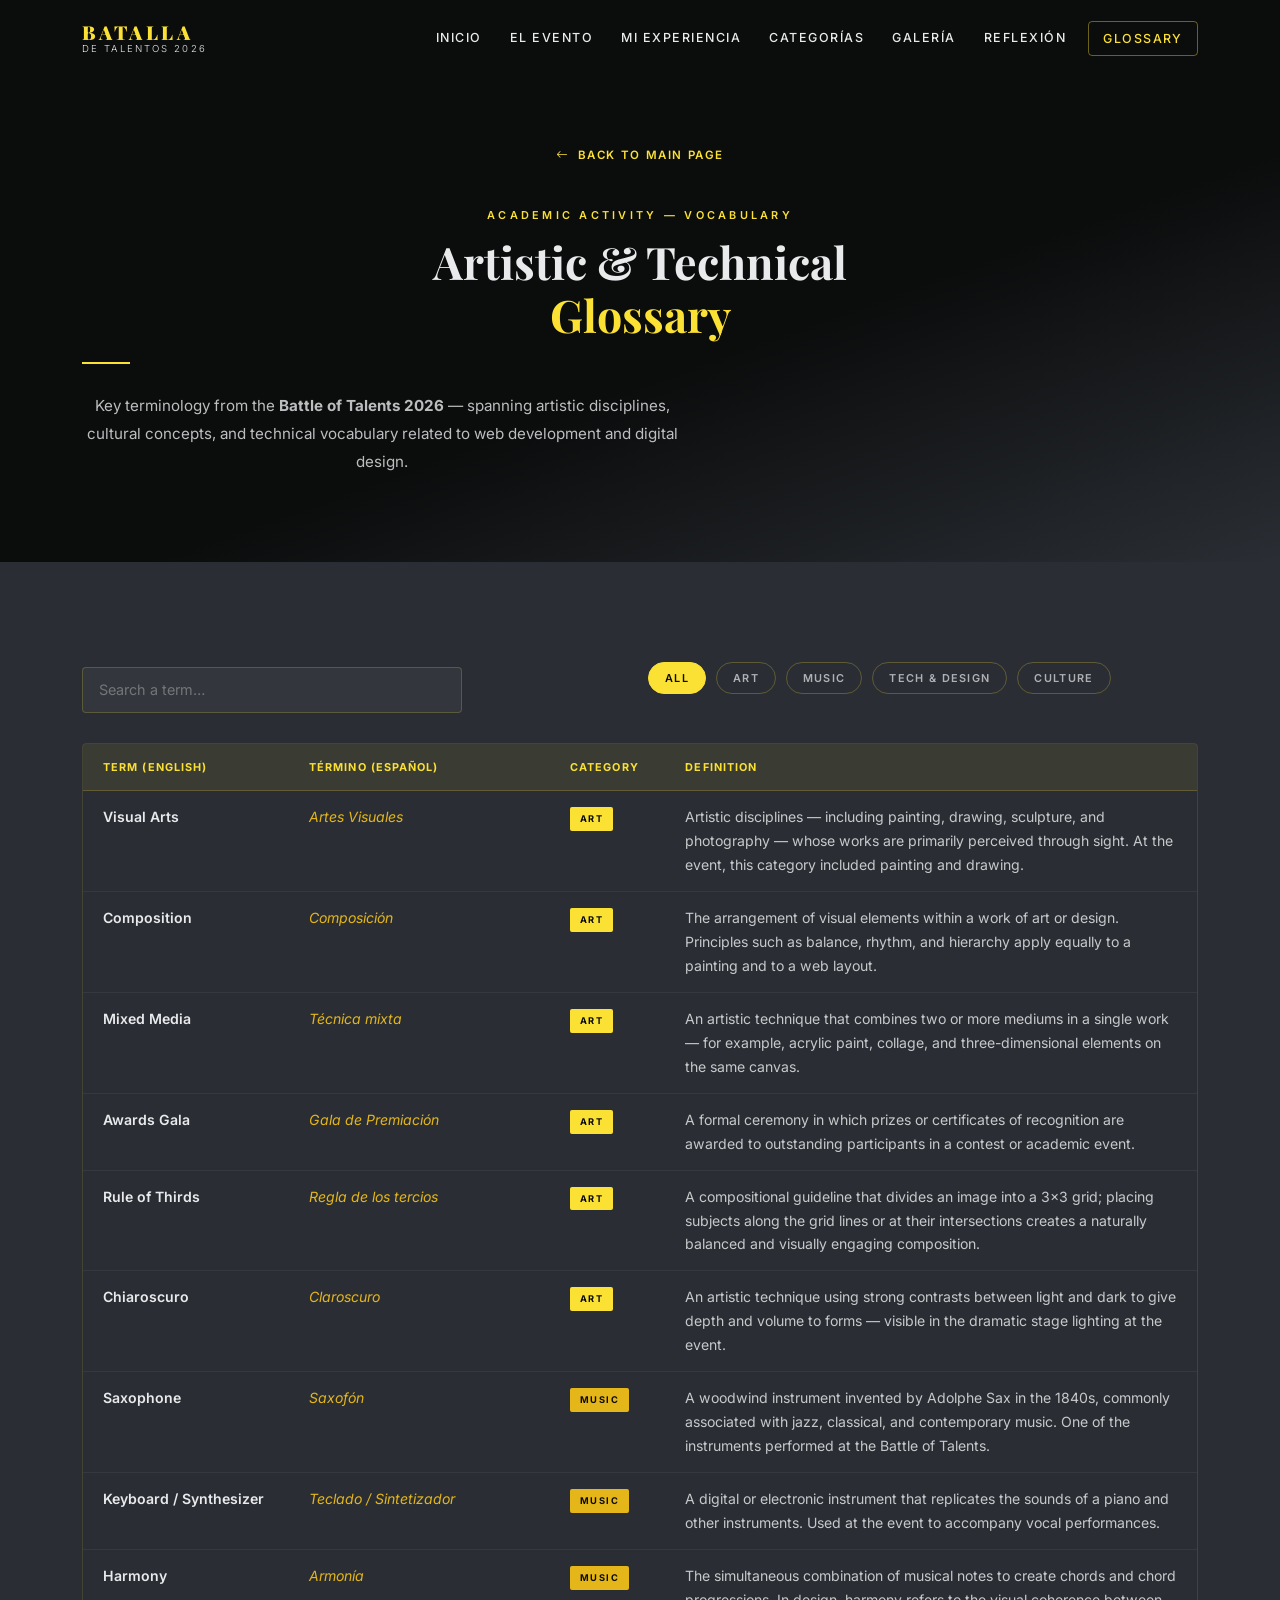
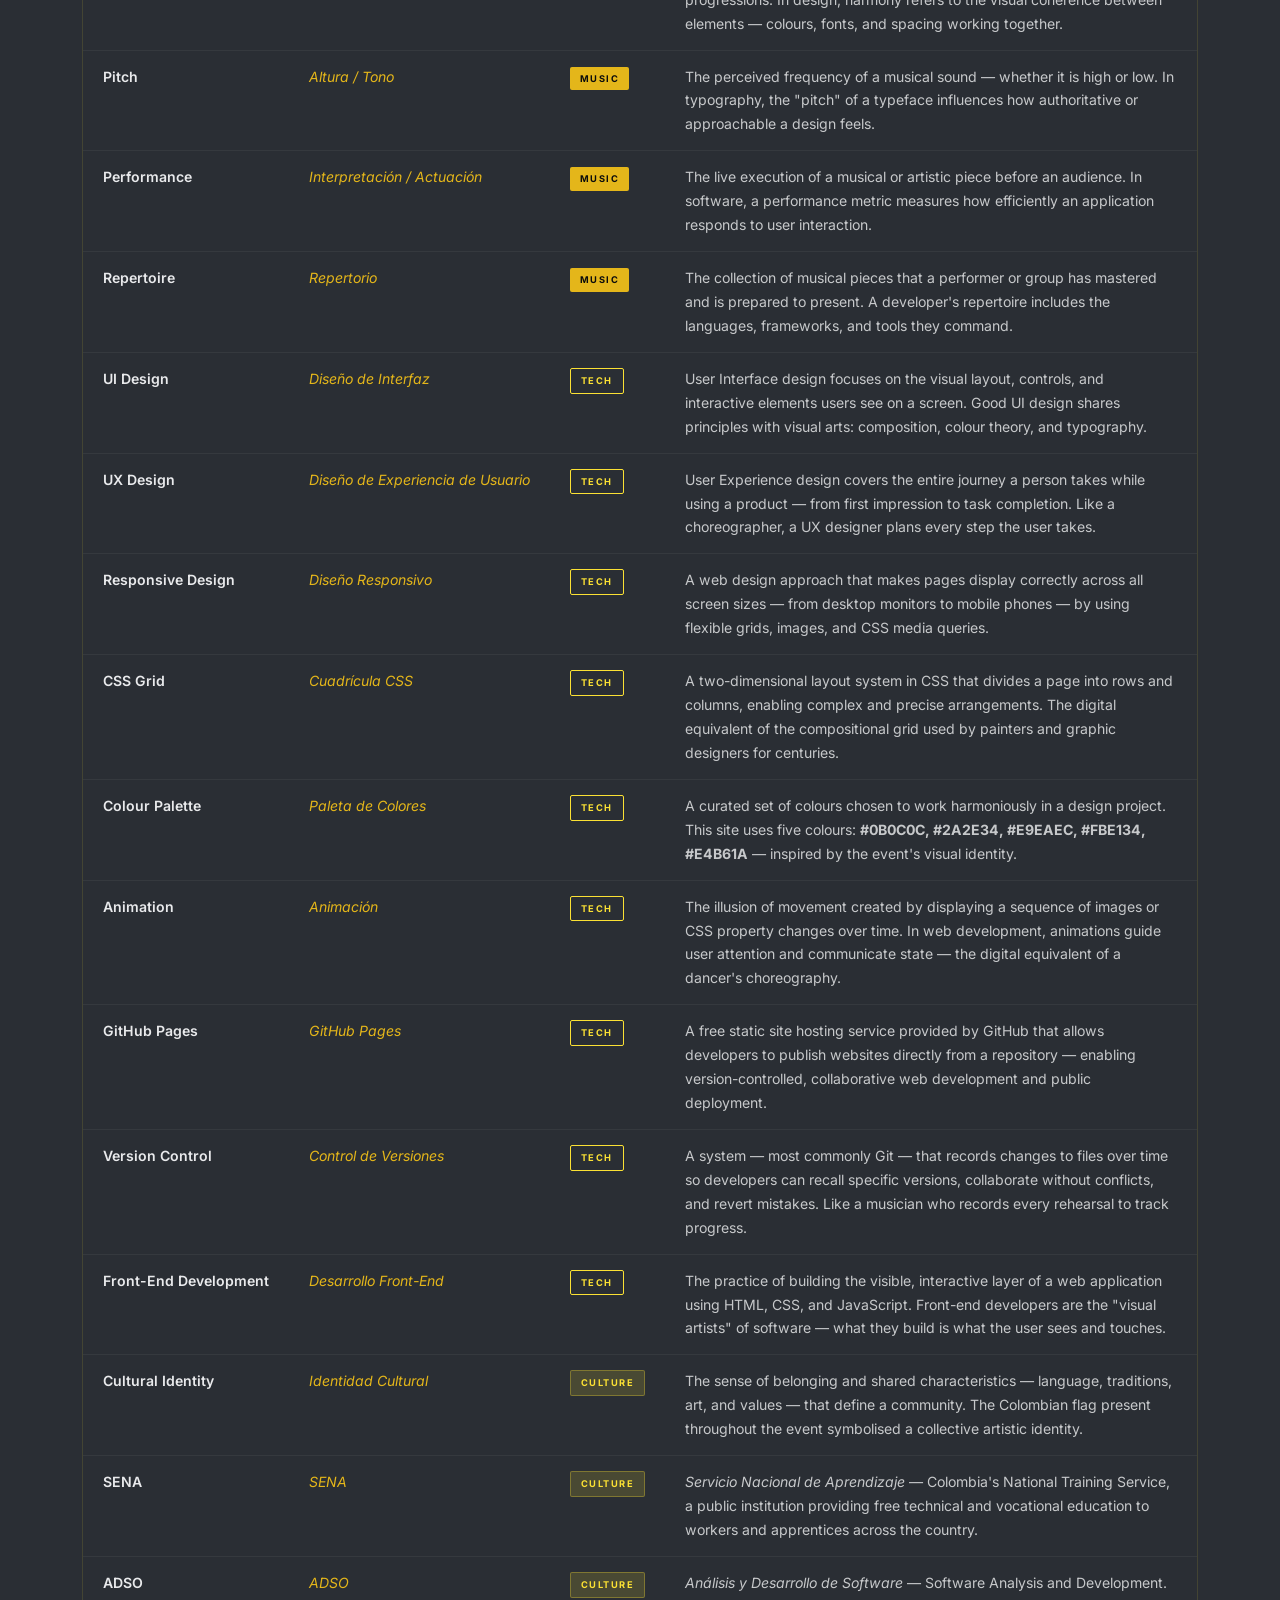
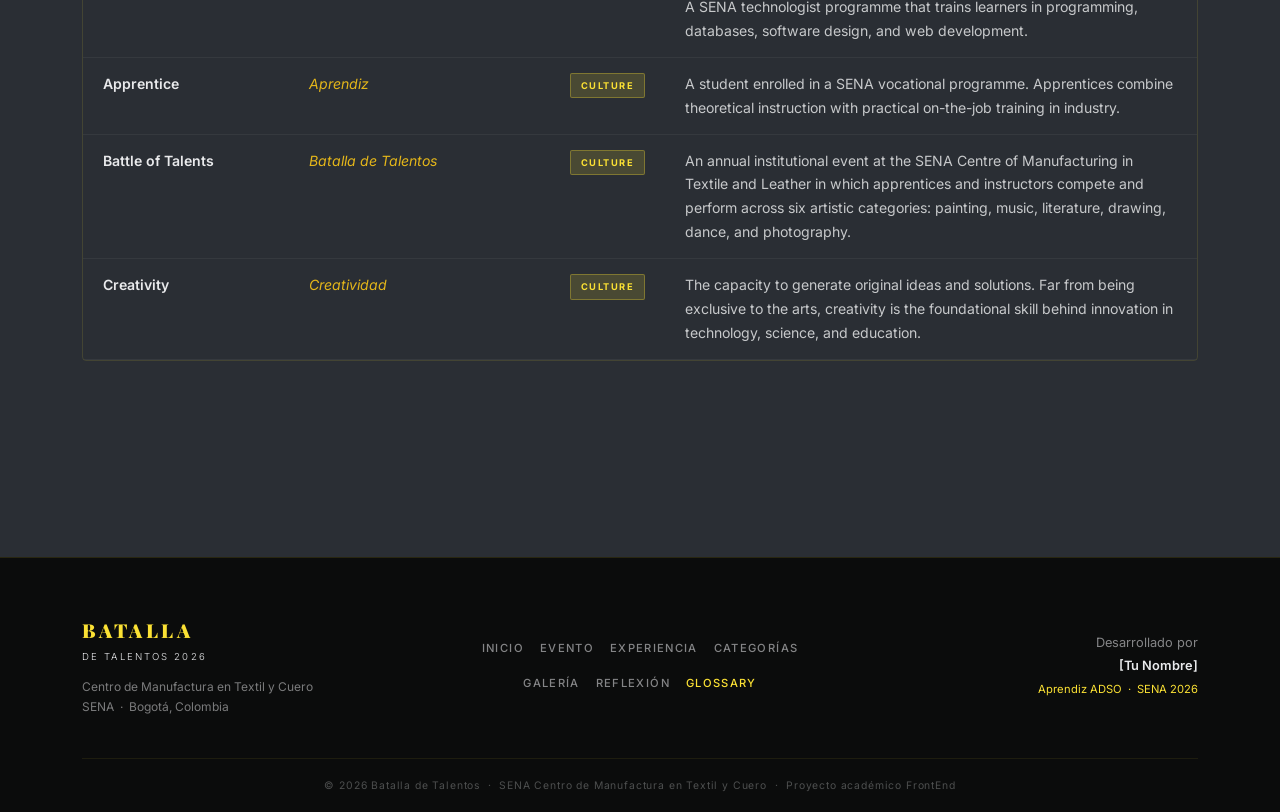
<file: glossary.html>
<!DOCTYPE html>
<html lang="en">
<head>
  <meta charset="UTF-8">
  <meta name="viewport" content="width=device-width, initial-scale=1.0">
  <title>Glossary — Batalla de Talentos 2026</title>
  <meta name="description" content="Artistic and technical glossary from the Battle of Talents 2026 – SENA.">

  <link href="https://cdn.jsdelivr.net/npm/bootstrap@5.3.3/dist/css/bootstrap.min.css" rel="stylesheet">
  <link rel="stylesheet" href="https://cdn.jsdelivr.net/npm/bootstrap-icons@1.11.3/font/bootstrap-icons.min.css">
  <link href="https://fonts.googleapis.com/css2?family=Playfair+Display:ital,wght@0,400;0,700;0,900;1,400&family=Inter:wght@300;400;500;600&display=swap" rel="stylesheet">
  <link href="https://unpkg.com/aos@2.3.1/dist/aos.css" rel="stylesheet">
  <link rel="stylesheet" href="css/styles.css">
</head>
<body>

  <!-- NAVBAR -->
  <nav class="navbar navbar-expand-lg navbar-dark fixed-top" id="mainNav">
    <div class="container">
      <a class="navbar-brand" href="index.html">
        <span class="brand-main">BATALLA</span>
        <span class="brand-sub">DE TALENTOS 2026</span>
      </a>
      <button class="navbar-toggler border-0" type="button"
              data-bs-toggle="collapse" data-bs-target="#navbarNav">
        <span class="navbar-toggler-icon"></span>
      </button>
      <div class="collapse navbar-collapse" id="navbarNav">
        <ul class="navbar-nav ms-auto">
          <li class="nav-item"><a class="nav-link" href="index.html#inicio">Inicio</a></li>
          <li class="nav-item"><a class="nav-link" href="index.html#evento">El Evento</a></li>
          <li class="nav-item"><a class="nav-link" href="index.html#experiencia">Mi Experiencia</a></li>
          <li class="nav-item"><a class="nav-link" href="index.html#categorias">Categorías</a></li>
          <li class="nav-item"><a class="nav-link" href="index.html#galeria">Galería</a></li>
          <li class="nav-item"><a class="nav-link" href="index.html#reflexion">Reflexión</a></li>
          <li class="nav-item"><a class="nav-link nav-gold active" href="glossary.html">Glossary</a></li>
        </ul>
      </div>
    </div>
  </nav>

  <!-- HERO GLOSSARY -->
  <section class="gloss-hero sec-dark">
    <div class="container">
      <a href="index.html" class="back-link" data-aos="fade-right">
        <i class="bi bi-arrow-left"></i> Back to main page
      </a>
      <div data-aos="fade-up">
        <p class="eyebrow">Academic Activity — Vocabulary</p>
        <h1 class="sec-title">Artistic &amp; Technical<br><span class="c-gold">Glossary</span></h1>
        <div class="gold-rule"></div>
        <p class="body-p" style="max-width:600px">
          Key terminology from the <strong>Battle of Talents 2026</strong> — spanning artistic disciplines, cultural concepts, and technical vocabulary related to web development and digital design.
        </p>
      </div>
    </div>
  </section>

  <!-- GLOSSARY CONTENT -->
  <section class="sec-graphite py-sec">
    <div class="container">

      <!-- Search & filter bar -->
      <div class="row align-items-center g-3 mb-4" data-aos="fade-up">
        <div class="col-12 col-md-6">
          <input type="text" id="glossSearch" class="gloss-search"
                 placeholder="Search a term…" aria-label="Search glossary">
        </div>
        <div class="col-12 col-md-6">
          <div class="filter-wrap">
            <button class="filter-btn active" data-filter="all">All</button>
            <button class="filter-btn" data-filter="art">Art</button>
            <button class="filter-btn" data-filter="music">Music</button>
            <button class="filter-btn" data-filter="tech">Tech &amp; Design</button>
            <button class="filter-btn" data-filter="culture">Culture</button>
          </div>
        </div>
      </div>

      <!-- Table -->
      <div class="gloss-table-wrap" data-aos="fade-up" data-aos-delay="80">
        <table class="gloss-table" id="glossTable" aria-label="Artistic and technical glossary">
          <thead>
            <tr>
              <th scope="col">Term (English)</th>
              <th scope="col">Término (Español)</th>
              <th scope="col">Category</th>
              <th scope="col">Definition</th>
            </tr>
          </thead>
          <tbody>

            <!-- ART -->
            <tr data-category="art">
              <td>Visual Arts</td>
              <td>Artes Visuales</td>
              <td><span class="art-badge">Art</span></td>
              <td>Artistic disciplines — including painting, drawing, sculpture, and photography — whose works are primarily perceived through sight. At the event, this category included painting and drawing.</td>
            </tr>
            <tr data-category="art">
              <td>Composition</td>
              <td>Composición</td>
              <td><span class="art-badge">Art</span></td>
              <td>The arrangement of visual elements within a work of art or design. Principles such as balance, rhythm, and hierarchy apply equally to a painting and to a web layout.</td>
            </tr>
            <tr data-category="art">
              <td>Mixed Media</td>
              <td>Técnica mixta</td>
              <td><span class="art-badge">Art</span></td>
              <td>An artistic technique that combines two or more mediums in a single work — for example, acrylic paint, collage, and three-dimensional elements on the same canvas.</td>
            </tr>
            <tr data-category="art">
              <td>Awards Gala</td>
              <td>Gala de Premiación</td>
              <td><span class="art-badge">Art</span></td>
              <td>A formal ceremony in which prizes or certificates of recognition are awarded to outstanding participants in a contest or academic event.</td>
            </tr>
            <tr data-category="art">
              <td>Rule of Thirds</td>
              <td>Regla de los tercios</td>
              <td><span class="art-badge">Art</span></td>
              <td>A compositional guideline that divides an image into a 3×3 grid; placing subjects along the grid lines or at their intersections creates a naturally balanced and visually engaging composition.</td>
            </tr>
            <tr data-category="art">
              <td>Chiaroscuro</td>
              <td>Claroscuro</td>
              <td><span class="art-badge">Art</span></td>
              <td>An artistic technique using strong contrasts between light and dark to give depth and volume to forms — visible in the dramatic stage lighting at the event.</td>
            </tr>

            <!-- MUSIC -->
            <tr data-category="music">
              <td>Saxophone</td>
              <td>Saxofón</td>
              <td><span class="art-badge" style="background:var(--gold-deep)">Music</span></td>
              <td>A woodwind instrument invented by Adolphe Sax in the 1840s, commonly associated with jazz, classical, and contemporary music. One of the instruments performed at the Battle of Talents.</td>
            </tr>
            <tr data-category="music">
              <td>Keyboard / Synthesizer</td>
              <td>Teclado / Sintetizador</td>
              <td><span class="art-badge" style="background:var(--gold-deep)">Music</span></td>
              <td>A digital or electronic instrument that replicates the sounds of a piano and other instruments. Used at the event to accompany vocal performances.</td>
            </tr>
            <tr data-category="music">
              <td>Harmony</td>
              <td>Armonía</td>
              <td><span class="art-badge" style="background:var(--gold-deep)">Music</span></td>
              <td>The simultaneous combination of musical notes to create chords and chord progressions. In design, harmony refers to the visual coherence between elements — colours, fonts, and spacing working together.</td>
            </tr>
            <tr data-category="music">
              <td>Pitch</td>
              <td>Altura / Tono</td>
              <td><span class="art-badge" style="background:var(--gold-deep)">Music</span></td>
              <td>The perceived frequency of a musical sound — whether it is high or low. In typography, the "pitch" of a typeface influences how authoritative or approachable a design feels.</td>
            </tr>
            <tr data-category="music">
              <td>Performance</td>
              <td>Interpretación / Actuación</td>
              <td><span class="art-badge" style="background:var(--gold-deep)">Music</span></td>
              <td>The live execution of a musical or artistic piece before an audience. In software, a performance metric measures how efficiently an application responds to user interaction.</td>
            </tr>
            <tr data-category="music">
              <td>Repertoire</td>
              <td>Repertorio</td>
              <td><span class="art-badge" style="background:var(--gold-deep)">Music</span></td>
              <td>The collection of musical pieces that a performer or group has mastered and is prepared to present. A developer's repertoire includes the languages, frameworks, and tools they command.</td>
            </tr>

            <!-- TECH & DESIGN -->
            <tr data-category="tech">
              <td>UI Design</td>
              <td>Diseño de Interfaz</td>
              <td><span class="art-badge" style="background:var(--graphite);border:1px solid var(--gold);color:var(--gold)">Tech</span></td>
              <td>User Interface design focuses on the visual layout, controls, and interactive elements users see on a screen. Good UI design shares principles with visual arts: composition, colour theory, and typography.</td>
            </tr>
            <tr data-category="tech">
              <td>UX Design</td>
              <td>Diseño de Experiencia de Usuario</td>
              <td><span class="art-badge" style="background:var(--graphite);border:1px solid var(--gold);color:var(--gold)">Tech</span></td>
              <td>User Experience design covers the entire journey a person takes while using a product — from first impression to task completion. Like a choreographer, a UX designer plans every step the user takes.</td>
            </tr>
            <tr data-category="tech">
              <td>Responsive Design</td>
              <td>Diseño Responsivo</td>
              <td><span class="art-badge" style="background:var(--graphite);border:1px solid var(--gold);color:var(--gold)">Tech</span></td>
              <td>A web design approach that makes pages display correctly across all screen sizes — from desktop monitors to mobile phones — by using flexible grids, images, and CSS media queries.</td>
            </tr>
            <tr data-category="tech">
              <td>CSS Grid</td>
              <td>Cuadrícula CSS</td>
              <td><span class="art-badge" style="background:var(--graphite);border:1px solid var(--gold);color:var(--gold)">Tech</span></td>
              <td>A two-dimensional layout system in CSS that divides a page into rows and columns, enabling complex and precise arrangements. The digital equivalent of the compositional grid used by painters and graphic designers for centuries.</td>
            </tr>
            <tr data-category="tech">
              <td>Colour Palette</td>
              <td>Paleta de Colores</td>
              <td><span class="art-badge" style="background:var(--graphite);border:1px solid var(--gold);color:var(--gold)">Tech</span></td>
              <td>A curated set of colours chosen to work harmoniously in a design project. This site uses five colours: <strong>#0B0C0C, #2A2E34, #E9EAEC, #FBE134, #E4B61A</strong> — inspired by the event's visual identity.</td>
            </tr>
            <tr data-category="tech">
              <td>Animation</td>
              <td>Animación</td>
              <td><span class="art-badge" style="background:var(--graphite);border:1px solid var(--gold);color:var(--gold)">Tech</span></td>
              <td>The illusion of movement created by displaying a sequence of images or CSS property changes over time. In web development, animations guide user attention and communicate state — the digital equivalent of a dancer's choreography.</td>
            </tr>
            <tr data-category="tech">
              <td>GitHub Pages</td>
              <td>GitHub Pages</td>
              <td><span class="art-badge" style="background:var(--graphite);border:1px solid var(--gold);color:var(--gold)">Tech</span></td>
              <td>A free static site hosting service provided by GitHub that allows developers to publish websites directly from a repository — enabling version-controlled, collaborative web development and public deployment.</td>
            </tr>
            <tr data-category="tech">
              <td>Version Control</td>
              <td>Control de Versiones</td>
              <td><span class="art-badge" style="background:var(--graphite);border:1px solid var(--gold);color:var(--gold)">Tech</span></td>
              <td>A system — most commonly Git — that records changes to files over time so developers can recall specific versions, collaborate without conflicts, and revert mistakes. Like a musician who records every rehearsal to track progress.</td>
            </tr>
            <tr data-category="tech">
              <td>Front-End Development</td>
              <td>Desarrollo Front-End</td>
              <td><span class="art-badge" style="background:var(--graphite);border:1px solid var(--gold);color:var(--gold)">Tech</span></td>
              <td>The practice of building the visible, interactive layer of a web application using HTML, CSS, and JavaScript. Front-end developers are the "visual artists" of software — what they build is what the user sees and touches.</td>
            </tr>

            <!-- CULTURE -->
            <tr data-category="culture">
              <td>Cultural Identity</td>
              <td>Identidad Cultural</td>
              <td><span class="art-badge" style="background:rgba(251,225,52,0.15);color:var(--gold);border:1px solid rgba(251,225,52,0.3)">Culture</span></td>
              <td>The sense of belonging and shared characteristics — language, traditions, art, and values — that define a community. The Colombian flag present throughout the event symbolised a collective artistic identity.</td>
            </tr>
            <tr data-category="culture">
              <td>SENA</td>
              <td>SENA</td>
              <td><span class="art-badge" style="background:rgba(251,225,52,0.15);color:var(--gold);border:1px solid rgba(251,225,52,0.3)">Culture</span></td>
              <td><em>Servicio Nacional de Aprendizaje</em> — Colombia's National Training Service, a public institution providing free technical and vocational education to workers and apprentices across the country.</td>
            </tr>
            <tr data-category="culture">
              <td>ADSO</td>
              <td>ADSO</td>
              <td><span class="art-badge" style="background:rgba(251,225,52,0.15);color:var(--gold);border:1px solid rgba(251,225,52,0.3)">Culture</span></td>
              <td><em>Análisis y Desarrollo de Software</em> — Software Analysis and Development. A SENA technologist programme that trains learners in programming, databases, software design, and web development.</td>
            </tr>
            <tr data-category="culture">
              <td>Apprentice</td>
              <td>Aprendiz</td>
              <td><span class="art-badge" style="background:rgba(251,225,52,0.15);color:var(--gold);border:1px solid rgba(251,225,52,0.3)">Culture</span></td>
              <td>A student enrolled in a SENA vocational programme. Apprentices combine theoretical instruction with practical on-the-job training in industry.</td>
            </tr>
            <tr data-category="culture">
              <td>Battle of Talents</td>
              <td>Batalla de Talentos</td>
              <td><span class="art-badge" style="background:rgba(251,225,52,0.15);color:var(--gold);border:1px solid rgba(251,225,52,0.3)">Culture</span></td>
              <td>An annual institutional event at the SENA Centre of Manufacturing in Textile and Leather in which apprentices and instructors compete and perform across six artistic categories: painting, music, literature, drawing, dance, and photography.</td>
            </tr>
            <tr data-category="culture">
              <td>Creativity</td>
              <td>Creatividad</td>
              <td><span class="art-badge" style="background:rgba(251,225,52,0.15);color:var(--gold);border:1px solid rgba(251,225,52,0.3)">Culture</span></td>
              <td>The capacity to generate original ideas and solutions. Far from being exclusive to the arts, creativity is the foundational skill behind innovation in technology, science, and education.</td>
            </tr>

          </tbody>
        </table>
      </div>

      <!-- Back CTA -->
      <div class="text-center mt-5" data-aos="fade-up">
        <a href="index.html#reflexion" class="btn-outline-gold">
          <i class="bi bi-arrow-left me-2"></i> Back to the reflection
        </a>
      </div>

    </div>
  </section>

  <!-- FOOTER -->
  <footer class="site-footer">
    <div class="container">
      <div class="row align-items-center g-4 footer-top">
        <div class="col-12 col-md-4">
          <div class="footer-brand">
            <span class="brand-main">BATALLA</span>
            <span class="brand-sub">DE TALENTOS 2026</span>
          </div>
          <p class="footer-inst">Centro de Manufactura en Textil y Cuero<br>SENA &nbsp;·&nbsp; Bogotá, Colombia</p>
        </div>
        <div class="col-12 col-md-4 text-center">
          <nav class="footer-nav" aria-label="Footer navigation">
            <a href="index.html#inicio">Inicio</a>
            <a href="index.html#evento">Evento</a>
            <a href="index.html#experiencia">Experiencia</a>
            <a href="index.html#categorias">Categorías</a>
            <a href="index.html#galeria">Galería</a>
            <a href="index.html#reflexion">Reflexión</a>
            <a href="glossary.html" class="footer-nav-gold">Glossary</a>
          </nav>
        </div>
        <div class="col-12 col-md-4 text-md-end">
          <p class="footer-dev">
            Desarrollado por<br>
            <strong>[Tu Nombre]</strong><br>
            <span>Aprendiz ADSO &nbsp;·&nbsp; SENA 2026</span>
          </p>
        </div>
      </div>
      <div class="footer-bottom">
        <p>© 2026 Batalla de Talentos &nbsp;·&nbsp; SENA Centro de Manufactura en Textil y Cuero &nbsp;·&nbsp; Proyecto académico FrontEnd</p>
      </div>
    </div>
  </footer>

  <script src="https://cdn.jsdelivr.net/npm/bootstrap@5.3.3/dist/js/bootstrap.bundle.min.js"></script>
  <script src="https://unpkg.com/aos@2.3.1/dist/aos.js"></script>
  <script src="js/main.js"></script>
</body>
</html>
</file>
<file: css/styles.css>
/* =====================================================
   BATALLA DE TALENTOS 2026 — Stylesheet
   Paleta: #0B0C0C / #2A2E34 / #E9EAEC / #FBE134 / #E4B61A
   Tipografía: Playfair Display + Inter
===================================================== */

/* ─── Variables ─────────────────────────────────── */
:root {
  --black:     #0B0C0C;
  --graphite:  #2A2E34;
  --pearl:     #E9EAEC;
  --gold:      #FBE134;
  --gold-deep: #E4B61A;
  --white:     #FFFFFF;

  --ff-serif:  'Playfair Display', Georgia, serif;
  --ff-sans:   'Inter', system-ui, sans-serif;

  --transition: 0.35s cubic-bezier(0.4, 0, 0.2, 1);
  --shadow-gold: 0 0 32px rgba(251, 225, 52, 0.18);
  --radius: 4px;
}

/* ─── Reset & Base ──────────────────────────────── */
*, *::before, *::after { box-sizing: border-box; margin: 0; padding: 0; }

html {
  scroll-behavior: smooth;
  font-size: 16px;
}

body {
  background-color: var(--black);
  color: var(--pearl);
  font-family: var(--ff-sans);
  font-weight: 400;
  line-height: 1.7;
  overflow-x: hidden;
}

img, video { max-width: 100%; display: block; }

a { text-decoration: none; color: inherit; }

/* ─── Spacing helpers ───────────────────────────── */
.py-sec    { padding-top: 100px; padding-bottom: 100px; }
.py-sec-sm { padding-top: 64px;  padding-bottom: 64px;  }

/* ─── Section colours ───────────────────────────── */
.sec-dark     { background-color: var(--black); }
.sec-graphite { background-color: var(--graphite); }

/* ─── Utility ───────────────────────────────────── */
.c-gold { color: var(--gold); }

/* =====================================================
   NAVBAR
===================================================== */
#mainNav {
  background-color: transparent;
  transition: background-color var(--transition), box-shadow var(--transition);
  padding: 18px 0;
}
#mainNav.scrolled {
  background-color: rgba(11, 12, 12, 0.96);
  box-shadow: 0 2px 24px rgba(0,0,0,0.5);
  padding: 10px 0;
}

.navbar-brand {
  display: flex;
  flex-direction: column;
  line-height: 1;
}
.brand-main {
  font-family: var(--ff-serif);
  font-size: 1.2rem;
  font-weight: 900;
  color: var(--gold);
  letter-spacing: 0.18em;
}
.brand-sub {
  font-family: var(--ff-sans);
  font-size: 0.6rem;
  font-weight: 300;
  color: var(--pearl);
  letter-spacing: 0.22em;
  text-transform: uppercase;
  margin-top: 2px;
}

.nav-link {
  font-family: var(--ff-sans);
  font-size: 0.78rem;
  font-weight: 500;
  letter-spacing: 0.12em;
  text-transform: uppercase;
  color: var(--pearl) !important;
  padding: 6px 14px !important;
  position: relative;
  transition: color var(--transition);
}
.nav-link::after {
  content: '';
  position: absolute;
  bottom: 0; left: 14px;
  width: 0; height: 1px;
  background: var(--gold);
  transition: width var(--transition);
}
.nav-link:hover { color: var(--gold) !important; }
.nav-link:hover::after { width: calc(100% - 28px); }

.nav-gold {
  color: var(--gold) !important;
  border: 1px solid rgba(251,225,52,0.4);
  border-radius: var(--radius);
  margin-left: 8px;
}
.nav-gold:hover { background: var(--gold); color: var(--black) !important; }

/* =====================================================
   HERO
===================================================== */
.hero-section {
  position: relative;
  min-height: 100vh;
  display: flex;
  align-items: center;
  background:
    linear-gradient(160deg, rgba(11,12,12,0.88) 40%, rgba(42,46,52,0.7) 100%),
    url('../images/hero.jpg') center/cover no-repeat fixed;
  overflow: hidden;
}

.hero-bg-overlay {
  position: absolute; inset: 0;
  background: linear-gradient(to bottom, transparent 60%, var(--black) 100%);
  pointer-events: none;
}
.hero-radial {
  position: absolute; inset: 0;
  background: radial-gradient(ellipse at 70% 40%, rgba(251,225,52,0.07) 0%, transparent 65%);
  pointer-events: none;
}

.hero-content {
  position: relative;
  z-index: 2;
  padding-top: 120px;
  padding-bottom: 80px;
}

.hero-eyebrow {
  font-family: var(--ff-sans);
  font-size: 0.7rem;
  font-weight: 500;
  letter-spacing: 0.28em;
  text-transform: uppercase;
  color: var(--gold);
  margin-bottom: 24px;
}

.hero-title {
  display: flex;
  flex-direction: column;
  line-height: 1;
  margin-bottom: 16px;
}
.hero-title-stroke {
  font-family: var(--ff-serif);
  font-size: clamp(4rem, 10vw, 8.5rem);
  font-weight: 900;
  color: transparent;
  -webkit-text-stroke: 2px var(--gold);
  letter-spacing: -0.01em;
}
.hero-title-filled {
  font-family: var(--ff-serif);
  font-size: clamp(2.2rem, 5.5vw, 4.8rem);
  font-weight: 400;
  font-style: italic;
  color: var(--pearl);
  margin-left: 8px;
}

.hero-sub {
  font-family: var(--ff-sans);
  font-size: 0.8rem;
  letter-spacing: 0.3em;
  text-transform: uppercase;
  color: var(--pearl);
  opacity: 0.6;
  margin-bottom: 24px;
}

.hero-desc {
  font-family: var(--ff-sans);
  font-size: 1rem;
  color: var(--pearl);
  opacity: 0.8;
  max-width: 540px;
  margin-bottom: 40px;
  line-height: 1.8;
}

.hero-ctas { display: flex; gap: 16px; flex-wrap: wrap; }

/* Buttons reutilizables */
.btn-outline-gold {
  display: inline-block;
  padding: 13px 32px;
  border: 1px solid var(--gold);
  color: var(--gold);
  font-family: var(--ff-sans);
  font-size: 0.75rem;
  font-weight: 600;
  letter-spacing: 0.18em;
  text-transform: uppercase;
  transition: background var(--transition), color var(--transition);
  border-radius: var(--radius);
}
.btn-outline-gold:hover {
  background: var(--gold);
  color: var(--black);
}

.btn-filled-gold {
  display: inline-block;
  padding: 13px 32px;
  background: var(--gold);
  color: var(--black);
  font-family: var(--ff-sans);
  font-size: 0.75rem;
  font-weight: 700;
  letter-spacing: 0.18em;
  text-transform: uppercase;
  border-radius: var(--radius);
  border: 1px solid var(--gold);
  transition: background var(--transition), color var(--transition), box-shadow var(--transition);
}
.btn-filled-gold:hover {
  background: var(--gold-deep);
  box-shadow: var(--shadow-gold);
  color: var(--black);
}

/* Scroll dots */
.scroll-dots {
  position: absolute;
  bottom: 36px;
  left: 50%;
  transform: translateX(-50%);
  display: flex;
  flex-direction: column;
  align-items: center;
  gap: 5px;
  z-index: 3;
}
.scroll-dots span {
  display: block;
  width: 5px; height: 5px;
  border-radius: 50%;
  background: var(--gold);
  animation: scrollPulse 1.8s ease-in-out infinite;
}
.scroll-dots span:nth-child(2) { animation-delay: 0.2s; }
.scroll-dots span:nth-child(3) { animation-delay: 0.4s; }

@keyframes scrollPulse {
  0%, 100% { opacity: 0.2; transform: scaleY(1); }
  50%       { opacity: 1;   transform: scaleY(1.3); }
}

/* =====================================================
   LANGUAGE TOGGLE
===================================================== */
.lang-bar { position: sticky; top: 72px; z-index: 10; }

.lang-pill {
  display: inline-flex;
  border: 1px solid rgba(251,225,52,0.3);
  border-radius: 40px;
  overflow: hidden;
  background: rgba(11,12,12,0.7);
  backdrop-filter: blur(10px);
}
.lpill-btn {
  background: none;
  border: none;
  padding: 8px 26px;
  font-family: var(--ff-sans);
  font-size: 0.72rem;
  font-weight: 600;
  letter-spacing: 0.14em;
  text-transform: uppercase;
  color: var(--pearl);
  cursor: pointer;
  transition: background var(--transition), color var(--transition);
}
.lpill-btn.active {
  background: var(--gold);
  color: var(--black);
}
.lpill-btn:hover:not(.active) { color: var(--gold); }

/* =====================================================
   TYPOGRAPHY
===================================================== */
.eyebrow {
  font-family: var(--ff-sans);
  font-size: 0.68rem;
  font-weight: 600;
  letter-spacing: 0.3em;
  text-transform: uppercase;
  color: var(--gold);
  margin-bottom: 12px;
}

.sec-title {
  font-family: var(--ff-serif);
  font-size: clamp(1.9rem, 3.5vw, 2.9rem);
  font-weight: 700;
  color: var(--pearl);
  line-height: 1.18;
  margin-bottom: 20px;
}

.subsec-title {
  font-family: var(--ff-serif);
  font-size: clamp(1.3rem, 2.2vw, 1.8rem);
  font-weight: 600;
  color: var(--pearl);
  margin-bottom: 16px;
}

.body-p {
  font-family: var(--ff-sans);
  font-size: 0.95rem;
  color: rgba(233,234,236,0.8);
  line-height: 1.85;
  margin-bottom: 16px;
}
.body-p-accent {
  color: var(--gold) !important;
  font-style: italic;
  font-weight: 500;
  padding-left: 16px;
  border-left: 2px solid var(--gold);
}

.gold-rule {
  width: 48px;
  height: 2px;
  background: var(--gold);
  margin-bottom: 28px;
}
.gold-rule.mx-auto { margin-left: auto; margin-right: auto; }

/* =====================================================
   ABOUT — Image frame
===================================================== */
.img-frame-wrap {
  position: relative;
  display: inline-block;
  width: 100%;
}
.frame-img {
  width: 100%;
  height: 520px;
  object-fit: cover;
  display: block;
  border-radius: var(--radius);
  position: relative;
  z-index: 1;
}
.frame-border {
  position: absolute;
  top: 16px; left: 16px;
  right: -16px; bottom: -16px;
  border: 1px solid rgba(251,225,52,0.35);
  border-radius: var(--radius);
  z-index: 0;
  transition: transform var(--transition);
}
.img-frame-wrap:hover .frame-border {
  transform: translate(4px, 4px);
}
.img-frame-wrap:hover .frame-img {
  filter: brightness(1.05);
}

/* ─── Stats ─────────────────────────────────────── */
.stat-tile {
  background: rgba(233,234,236,0.05);
  border: 1px solid rgba(251,225,52,0.15);
  border-radius: var(--radius);
  padding: 20px 12px;
  text-align: center;
  transition: border-color var(--transition), background var(--transition);
}
.stat-tile:hover {
  border-color: var(--gold);
  background: rgba(251,225,52,0.06);
}
.stat-n {
  display: block;
  font-family: var(--ff-serif);
  font-size: 1.6rem;
  font-weight: 900;
  color: var(--gold);
  line-height: 1;
  margin-bottom: 6px;
}
.stat-l {
  display: block;
  font-family: var(--ff-sans);
  font-size: 0.62rem;
  font-weight: 500;
  letter-spacing: 0.1em;
  text-transform: uppercase;
  color: rgba(233,234,236,0.6);
}

/* =====================================================
   CAROUSEL — Experiencia
===================================================== */
.car-frame {
  border-radius: var(--radius);
  overflow: hidden;
  border: 1px solid rgba(251,225,52,0.2);
}
.car-img {
  height: 420px;
  object-fit: cover;
}
.carousel-caption {
  background: linear-gradient(transparent, rgba(11,12,12,0.85));
  bottom: 0; left: 0; right: 0;
  padding: 24px 16px 16px;
  border-radius: 0;
}
.carousel-caption p {
  font-family: var(--ff-sans);
  font-size: 0.75rem;
  letter-spacing: 0.1em;
  color: var(--pearl);
  margin: 0;
}
.carousel-indicators [data-bs-target] {
  background-color: rgba(251,225,52,0.4);
  width: 24px; height: 2px;
  border: none;
  border-radius: 1px;
}
.carousel-indicators .active { background-color: var(--gold); width: 40px; }

/* ─── Key Cards ─────────────────────────────────── */
.key-card {
  background: rgba(233,234,236,0.04);
  border: 1px solid rgba(251,225,52,0.12);
  border-radius: var(--radius);
  padding: 28px 22px;
  text-align: center;
  transition: transform var(--transition), border-color var(--transition), box-shadow var(--transition);
}
.key-card:hover {
  transform: translateY(-6px);
  border-color: var(--gold);
  box-shadow: 0 12px 40px rgba(0,0,0,0.4), var(--shadow-gold);
}
.key-icon {
  width: 56px; height: 56px;
  border-radius: 50%;
  background: rgba(251,225,52,0.1);
  border: 1px solid rgba(251,225,52,0.3);
  display: flex; align-items: center; justify-content: center;
  margin: 0 auto 16px;
  font-size: 1.4rem;
  color: var(--gold);
  transition: background var(--transition);
}
.key-card:hover .key-icon { background: rgba(251,225,52,0.2); }
.key-card h5 {
  font-family: var(--ff-serif);
  font-size: 1rem;
  color: var(--pearl);
  margin-bottom: 10px;
}
.key-text {
  font-family: var(--ff-sans);
  font-size: 0.82rem;
  color: rgba(233,234,236,0.65);
  line-height: 1.75;
  margin: 0;
}

/* =====================================================
   VIDEO SECTION
===================================================== */
.vid-wrap {
  border: 1px solid rgba(251,225,52,0.2);
  border-radius: var(--radius);
  overflow: hidden;
  background: var(--black);
  transition: border-color var(--transition), box-shadow var(--transition);
}
.vid-wrap:hover {
  border-color: var(--gold);
  box-shadow: var(--shadow-gold);
}
.vid-wrap video { display: block; width: 100%; }

/* =====================================================
   ART CARDS — Categorías
===================================================== */
.art-card {
  background: var(--black);
  border: 1px solid rgba(251,225,52,0.1);
  border-radius: var(--radius);
  overflow: hidden;
  transition: transform var(--transition), border-color var(--transition), box-shadow var(--transition);
}
.art-card:hover {
  transform: translateY(-8px);
  border-color: rgba(251,225,52,0.45);
  box-shadow: 0 16px 48px rgba(0,0,0,0.5);
}

.art-img-wrap {
  position: relative;
  height: 240px;
  overflow: hidden;
}
.art-img {
  width: 100%; height: 100%;
  object-fit: cover;
  transition: transform 0.6s cubic-bezier(0.4, 0, 0.2, 1), filter var(--transition);
}
.art-card:hover .art-img {
  transform: scale(1.06);
  filter: brightness(0.85);
}

/* Placeholder for dance (no photo) */
.art-img-placeholder {
  background: linear-gradient(135deg, var(--graphite) 0%, rgba(42,46,52,0.5) 100%);
  display: flex; align-items: center; justify-content: center;
}
.art-placeholder-icon {
  font-size: 3.5rem;
  color: rgba(251,225,52,0.25);
  z-index: 1;
}

/* Video card — Danza */
.art-video-wrap { position: relative; overflow: hidden; }
.art-video {
  width: 100%;
  height: 240px;
  object-fit: cover;
  display: block;
  transition: transform 0.6s cubic-bezier(0.4, 0, 0.2, 1), filter var(--transition);
}
.art-card:hover .art-video {
  transform: scale(1.06);
  filter: brightness(0.85);
}

.art-img-overlay {
  position: absolute;
  top: 12px; right: 12px;
  z-index: 2;
}
.art-badge {
  display: inline-block;
  background: var(--gold);
  color: var(--black);
  font-family: var(--ff-sans);
  font-size: 0.58rem;
  font-weight: 700;
  letter-spacing: 0.16em;
  text-transform: uppercase;
  padding: 4px 10px;
  border-radius: 2px;
}

.art-body { padding: 22px; }
.art-title {
  font-family: var(--ff-serif);
  font-size: 1.15rem;
  font-weight: 700;
  color: var(--pearl);
  margin-bottom: 10px;
}
.art-desc {
  font-family: var(--ff-sans);
  font-size: 0.83rem;
  color: rgba(233,234,236,0.65);
  line-height: 1.8;
  margin-bottom: 14px;
}

/* Accordion custom */
.acc-custom {
  background: transparent;
  border: none;
  border-top: 1px solid rgba(251,225,52,0.15) !important;
}
.acc-btn {
  background: transparent !important;
  color: var(--gold) !important;
  font-family: var(--ff-sans);
  font-size: 0.72rem;
  font-weight: 600;
  letter-spacing: 0.1em;
  text-transform: uppercase;
  padding: 10px 0 !important;
  box-shadow: none !important;
}
.acc-btn::after { filter: invert(80%) sepia(100%) saturate(800%) hue-rotate(5deg); }
.acc-btn:not(.collapsed) { color: var(--gold-deep) !important; }
.acc-body {
  background: transparent;
  padding: 10px 0 !important;
}
.acc-body p {
  font-family: var(--ff-sans);
  font-size: 0.8rem;
  color: rgba(233,234,236,0.7);
  line-height: 1.8;
  margin: 0;
}

/* =====================================================
   GALLERY GRID
===================================================== */
.gallery-grid {
  display: grid;
  grid-template-columns: repeat(4, 1fr);
  grid-template-rows: auto;
  gap: 8px;
}
.g-item {
  position: relative;
  overflow: hidden;
  cursor: pointer;
  border-radius: var(--radius);
  background: var(--graphite);
}
.g-item img {
  width: 100%; height: 220px;
  object-fit: cover;
  transition: transform 0.5s cubic-bezier(0.4, 0, 0.2, 1), filter var(--transition);
  display: block;
}
.g-item.g-tall img  { height: 450px; }
.g-item.g-wide      { grid-column: span 2; }
.g-item.g-wide img  { height: 220px; }

.g-item.g-tall  { grid-row: span 2; }

.g-item-hover {
  position: absolute;
  inset: 0;
  background: rgba(11,12,12,0.55);
  display: flex; align-items: center; justify-content: center;
  opacity: 0;
  transition: opacity var(--transition);
  font-size: 2rem;
  color: var(--gold);
}
.g-item:hover .g-item-hover { opacity: 1; }
.g-item:hover img { transform: scale(1.06); filter: brightness(0.75); }

/* Modal galería */
.gal-modal .modal-content {
  background: var(--black);
  border: 1px solid rgba(251,225,52,0.2);
  border-radius: var(--radius);
}
.gal-modal .modal-body img {
  max-height: 70vh;
  object-fit: contain;
  width: 100%;
}
.gal-modal-cap {
  font-family: var(--ff-sans);
  font-size: 0.78rem;
  color: rgba(233,234,236,0.6);
  letter-spacing: 0.08em;
}

/* Responsive gallery */
@media (max-width: 991px) {
  .gallery-grid { grid-template-columns: repeat(2, 1fr); }
  .g-item.g-tall  { grid-row: span 1; }
  .g-item.g-tall img { height: 220px; }
}
@media (max-width: 575px) {
  .gallery-grid { grid-template-columns: 1fr 1fr; gap: 5px; }
  .g-item.g-wide { grid-column: span 2; }
}

/* =====================================================
   PULLQUOTE
===================================================== */
blockquote.pullquote {
  font-family: var(--ff-serif);
  font-size: clamp(1.2rem, 2.2vw, 1.55rem);
  font-style: italic;
  color: var(--gold);
  border-left: 3px solid var(--gold);
  padding: 12px 0 12px 24px;
  margin: 0 0 28px;
  line-height: 1.5;
}

/* =====================================================
   FOOTER
===================================================== */
.site-footer {
  background: var(--black);
  border-top: 1px solid rgba(251,225,52,0.12);
  padding: 56px 0 0;
}
.footer-top { padding-bottom: 40px; }
.footer-brand {
  display: flex;
  flex-direction: column;
  margin-bottom: 12px;
}
.footer-inst {
  font-family: var(--ff-sans);
  font-size: 0.75rem;
  color: rgba(233,234,236,0.5);
  line-height: 1.7;
  margin: 0;
}
.footer-nav {
  display: flex;
  flex-wrap: wrap;
  gap: 16px;
  justify-content: center;
}
.footer-nav a {
  font-family: var(--ff-sans);
  font-size: 0.7rem;
  font-weight: 500;
  letter-spacing: 0.12em;
  text-transform: uppercase;
  color: rgba(233,234,236,0.55);
  transition: color var(--transition);
}
.footer-nav a:hover { color: var(--gold); }
.footer-nav-gold { color: var(--gold) !important; }
.footer-dev {
  font-family: var(--ff-sans);
  font-size: 0.8rem;
  color: rgba(233,234,236,0.55);
  line-height: 1.8;
  margin: 0;
}
.footer-dev strong { color: var(--pearl); font-weight: 600; }
.footer-dev span { font-size: 0.7rem; color: var(--gold); }
.footer-bottom {
  border-top: 1px solid rgba(251,225,52,0.08);
  padding: 18px 0;
  text-align: center;
}
.footer-bottom p {
  font-family: var(--ff-sans);
  font-size: 0.65rem;
  letter-spacing: 0.08em;
  color: rgba(233,234,236,0.3);
  margin: 0;
}

/* =====================================================
   GLOSSARY PAGE
===================================================== */
.gloss-hero {
  padding: 140px 0 70px;
  background: linear-gradient(160deg, var(--black) 60%, var(--graphite) 100%);
  text-align: center;
}

.gloss-table-wrap {
  overflow-x: auto;
  border: 1px solid rgba(251,225,52,0.12);
  border-radius: var(--radius);
}
.gloss-table {
  width: 100%;
  border-collapse: collapse;
  font-family: var(--ff-sans);
  font-size: 0.88rem;
}
.gloss-table thead tr {
  background: rgba(251,225,52,0.08);
}
.gloss-table thead th {
  padding: 14px 20px;
  font-weight: 700;
  letter-spacing: 0.1em;
  text-transform: uppercase;
  font-size: 0.68rem;
  color: var(--gold);
  border-bottom: 1px solid rgba(251,225,52,0.2);
  white-space: nowrap;
}
.gloss-table tbody tr {
  border-bottom: 1px solid rgba(233,234,236,0.06);
  transition: background var(--transition);
}
.gloss-table tbody tr:hover { background: rgba(251,225,52,0.04); }
.gloss-table tbody td {
  padding: 14px 20px;
  color: rgba(233,234,236,0.82);
  vertical-align: top;
  line-height: 1.7;
}
.gloss-table tbody td:first-child {
  font-weight: 600;
  color: var(--pearl);
  white-space: nowrap;
}
.gloss-table tbody td:nth-child(2) {
  color: var(--gold-deep);
  font-style: italic;
  white-space: nowrap;
}

.filter-wrap {
  display: flex;
  gap: 10px;
  flex-wrap: wrap;
  margin-bottom: 24px;
}
.filter-btn {
  background: transparent;
  border: 1px solid rgba(251,225,52,0.25);
  color: rgba(233,234,236,0.7);
  font-family: var(--ff-sans);
  font-size: 0.68rem;
  font-weight: 600;
  letter-spacing: 0.12em;
  text-transform: uppercase;
  padding: 6px 16px;
  border-radius: 20px;
  cursor: pointer;
  transition: all var(--transition);
}
.filter-btn:hover, .filter-btn.active {
  background: var(--gold);
  border-color: var(--gold);
  color: var(--black);
}

.gloss-search {
  background: rgba(233,234,236,0.05);
  border: 1px solid rgba(251,225,52,0.2);
  color: var(--pearl);
  font-family: var(--ff-sans);
  font-size: 0.9rem;
  padding: 10px 16px;
  border-radius: var(--radius);
  width: 100%;
  max-width: 380px;
  outline: none;
  transition: border-color var(--transition);
}
.gloss-search:focus { border-color: var(--gold); }
.gloss-search::placeholder { color: rgba(233,234,236,0.35); }

/* Back button */
.back-link {
  display: inline-flex;
  align-items: center;
  gap: 8px;
  font-family: var(--ff-sans);
  font-size: 0.72rem;
  font-weight: 600;
  letter-spacing: 0.14em;
  text-transform: uppercase;
  color: var(--gold);
  margin-bottom: 40px;
  transition: gap var(--transition);
}
.back-link:hover { gap: 12px; color: var(--gold); }

/* =====================================================
   SCROLL-REVEAL & MISC ANIMATIONS
===================================================== */
[data-aos] { will-change: transform, opacity; }

/* Thin gold scrollbar */
::-webkit-scrollbar       { width: 5px; }
::-webkit-scrollbar-track { background: var(--black); }
::-webkit-scrollbar-thumb { background: var(--gold-deep); border-radius: 3px; }

/* =====================================================
   RESPONSIVE
===================================================== */
@media (max-width: 991px) {
  .py-sec    { padding-top: 70px; padding-bottom: 70px; }
  .frame-img { height: 380px; }
  .car-img   { height: 300px; }
}
@media (max-width: 767px) {
  .hero-title-stroke { -webkit-text-stroke-width: 1.5px; }
  .py-sec    { padding-top: 56px; padding-bottom: 56px; }
  .py-sec-sm { padding-top: 48px; padding-bottom: 48px; }
  .frame-img { height: 280px; }
  .car-img   { height: 240px; }
  .art-img-wrap { height: 200px; }
}
@media (max-width: 575px) {
  .hero-ctas { flex-direction: column; align-items: flex-start; }
  .gloss-hero { padding: 120px 0 50px; }
}
</file>
